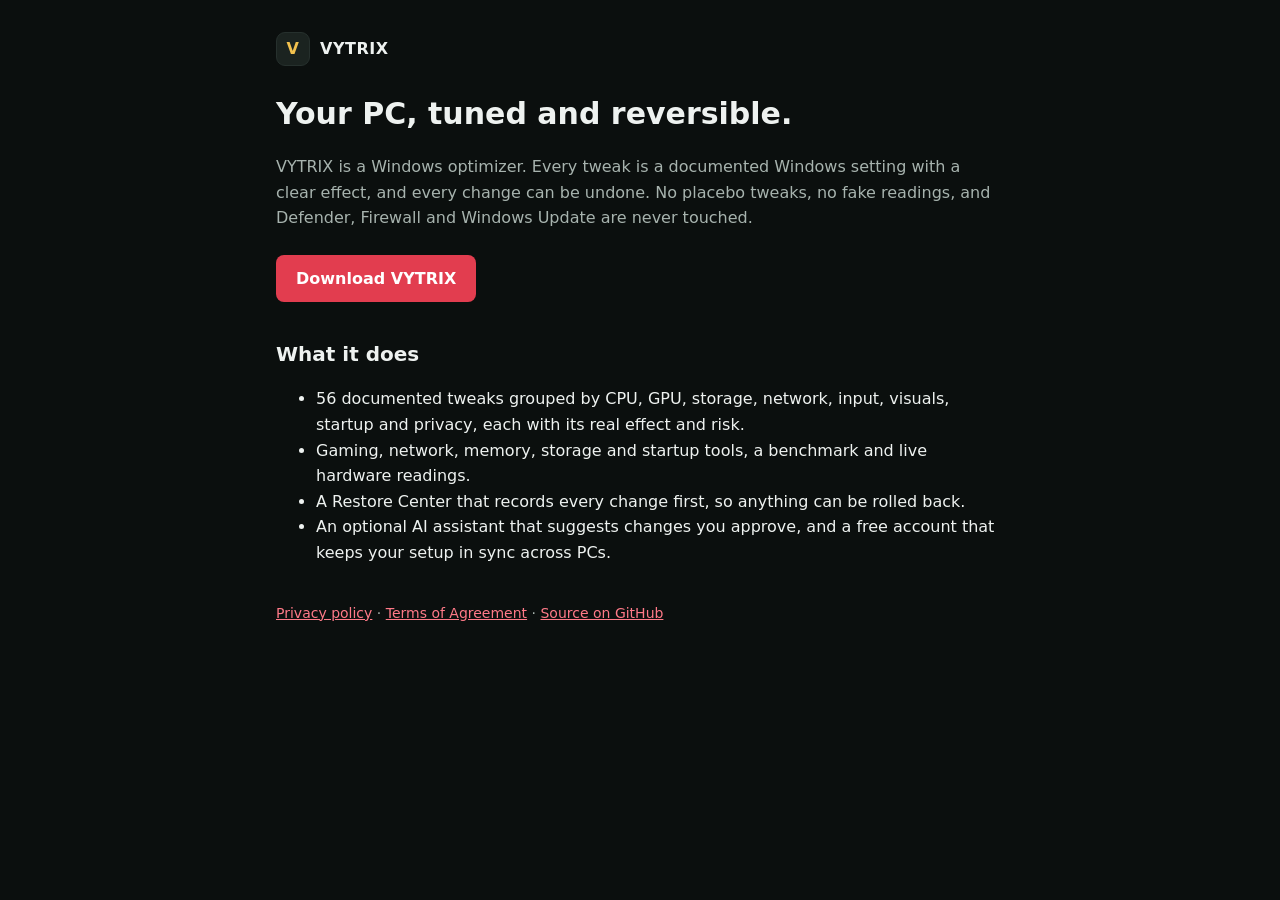
<file: docs/index.html>
<!doctype html>
<html lang="en">
<head>
<meta charset="utf-8">
<meta name="viewport" content="width=device-width, initial-scale=1">
<title>VYTRIX</title>
<meta name="description" content="VYTRIX is a Windows optimizer with documented, reversible tweaks.">
<link rel="stylesheet" href="site.css">
</head>
<body>
<main class="page">
  <span class="brand"><span class="mark">V</span>VYTRIX</span>
  <h1>Your PC, tuned and reversible.</h1>
  <p class="dim">VYTRIX is a Windows optimizer. Every tweak is a documented Windows setting with a clear effect, and every change can be undone. No placebo tweaks, no fake readings, and Defender, Firewall and Windows Update are never touched.</p>
  <a class="button" href="https://github.com/adamunlie-lab/VYTRIX/releases/latest">Download VYTRIX</a>
  <h2>What it does</h2>
  <ul>
    <li>56 documented tweaks grouped by CPU, GPU, storage, network, input, visuals, startup and privacy, each with its real effect and risk.</li>
    <li>Gaming, network, memory, storage and startup tools, a benchmark and live hardware readings.</li>
    <li>A Restore Center that records every change first, so anything can be rolled back.</li>
    <li>An optional AI assistant that suggests changes you approve, and a free account that keeps your setup in sync across PCs.</li>
  </ul>
  <p class="foot"><a href="privacy/">Privacy policy</a> · <a href="terms/">Terms of Agreement</a> · <a href="https://github.com/adamunlie-lab/VYTRIX">Source on GitHub</a></p>
</main>
</body>
</html>
</file>
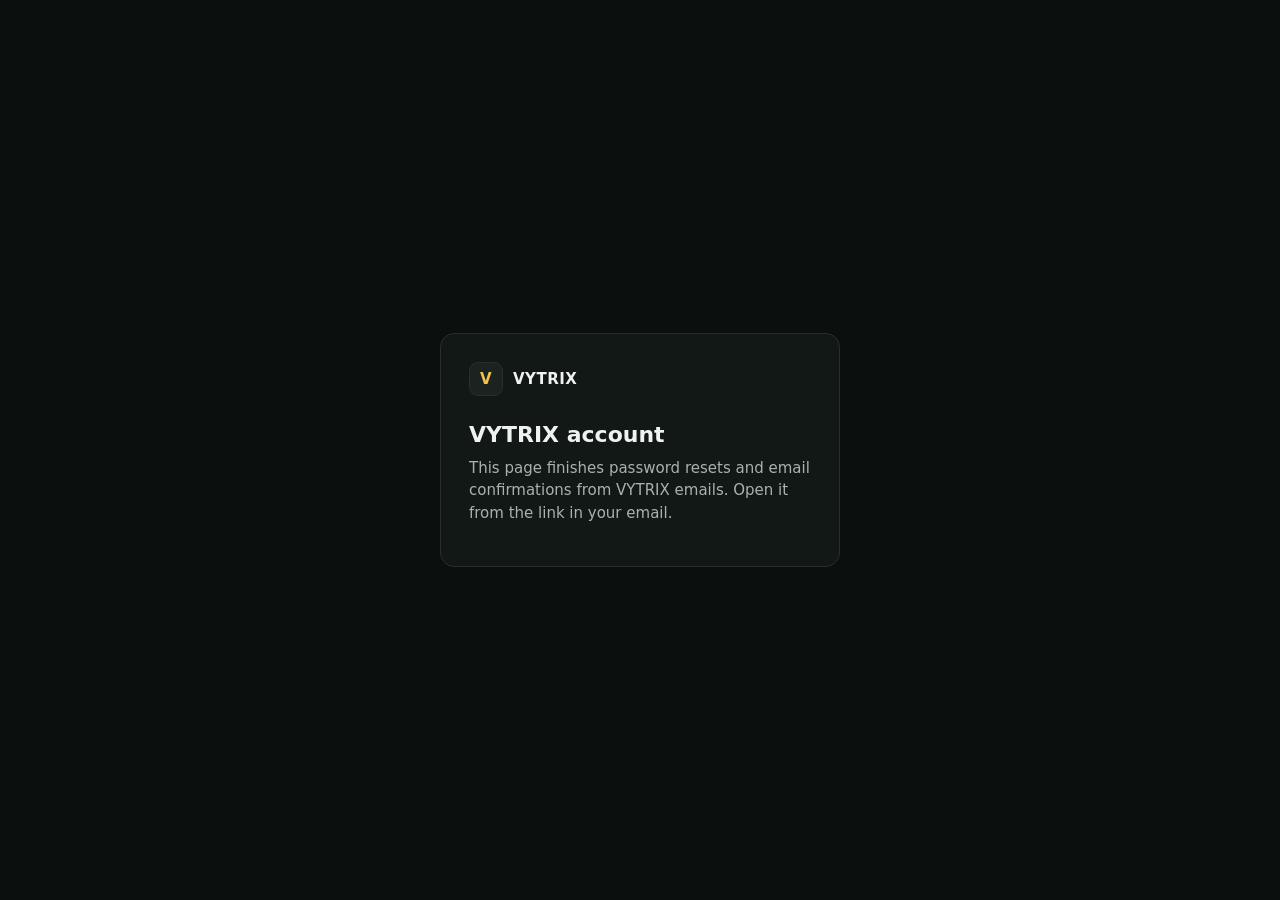
<file: docs/account/index.html>
<!doctype html>
<html lang="en">
<head>
<meta charset="utf-8">
<meta name="viewport" content="width=device-width, initial-scale=1">
<meta name="referrer" content="no-referrer">
<meta name="robots" content="noindex">
<title>VYTRIX account</title>
<style>
  :root { --bg:#0b0f0e; --card:#121816; --line:#26302d; --text:#eef2f0; --dim:#a7b3ae; --accent:#e23d4f; --good:#3fbf7f; --bad:#ff6b6b; }
  * { box-sizing: border-box; }
  body { margin:0; min-height:100vh; display:flex; align-items:center; justify-content:center; padding:16px;
         background:var(--bg); color:var(--text); font:15px/1.5 "Segoe UI", system-ui, sans-serif; }
  .card { width:100%; max-width:400px; background:var(--card); border:1px solid var(--line); border-radius:14px; padding:28px; }
  .brand { display:flex; align-items:center; gap:10px; margin-bottom:22px; font-weight:600; letter-spacing:.5px; }
  .mark { width:34px; height:34px; border-radius:9px; background:#1b2320; border:1px solid var(--line); display:grid; place-items:center; color:#f2c14e; font-weight:700; }
  h1 { font-size:22px; margin:0 0 6px; }
  p { color:var(--dim); margin:0 0 14px; }
  label { display:block; font-size:13px; color:var(--dim); margin:14px 0 6px; }
  input { width:100%; height:40px; border-radius:8px; border:1px solid var(--line); background:#0e1312; color:var(--text); padding:0 12px; font-size:15px; }
  input:focus { outline:2px solid var(--accent); outline-offset:-1px; }
  button { width:100%; height:42px; margin-top:18px; border:0; border-radius:8px; background:var(--accent); color:#fff; font-size:15px; font-weight:600; cursor:pointer; }
  button:disabled { opacity:.6; cursor:default; }
  .msg { margin-top:14px; padding:10px 12px; border-radius:8px; font-size:14px; display:none; }
  .msg.bad { display:block; background:#3a1a1d; color:#ffd2d2; }
  .msg.good { display:block; background:#163325; color:#c9f5dc; }
  .hidden { display:none; }
</style>
</head>
<body>
<main class="card">
  <div class="brand"><div class="mark">V</div>VYTRIX</div>

  <section id="reset" class="hidden">
    <h1>Choose a new password</h1>
    <p>Pick a new password for your VYTRIX account, then sign in with it in VYTRIX.</p>
    <form id="form" autocomplete="off">
      <label for="pw">New password (at least 8 characters)</label>
      <input id="pw" type="password" autocomplete="new-password" minlength="8" required>
      <label for="pw2">Confirm new password</label>
      <input id="pw2" type="password" autocomplete="new-password" minlength="8" required>
      <button id="save" type="submit">Save new password</button>
    </form>
    <div id="msg" class="msg"></div>
  </section>

  <section id="done" class="hidden">
    <h1>Password changed</h1>
    <p>Go back to VYTRIX and sign in with your new password. You can close this page.</p>
  </section>

  <section id="confirmed" class="hidden">
    <h1>Email confirmed</h1>
    <p>Your VYTRIX account is ready. Go back to VYTRIX and sign in. You can close this page.</p>
  </section>

  <section id="problem" class="hidden">
    <h1>This link didn't work</h1>
    <p id="problemText">The link has expired or was already used.</p>
    <p>In VYTRIX, click <b>Forgot password?</b> (or <b>Send the email again</b>) to get a new one. Links work once and expire after an hour.</p>
  </section>

  <section id="idle" class="hidden">
    <h1>VYTRIX account</h1>
    <p>This page finishes password resets and email confirmations from VYTRIX emails. Open it from the link in your email.</p>
  </section>
</main>
<script>
(() => {
  // The account server and its public ("publishable") key. Row Level Security protects all data.
  const SUPABASE = "https://inlogccnzhtxxasmcjiq.supabase.co";
  const KEY = "sb_publishable_1AkeH7Y86c1Bdj4OXIDBjQ_bwPnnr5z";

  const show = id => { for (const s of document.querySelectorAll("section")) s.classList.toggle("hidden", s.id !== id); };
  const hash = new URLSearchParams(location.hash.slice(1));
  const query = new URLSearchParams(location.search);
  // Keep the one-time sign-in out of the address bar and history.
  if (location.hash || location.search) history.replaceState(null, "", location.pathname);

  const error = hash.get("error_description") || query.get("error_description");
  const type = hash.get("type");
  const token = hash.get("access_token");

  if (error) { document.getElementById("problemText").textContent = error.replace(/\+/g, " ") + "."; show("problem"); return; }
  if (token && type === "recovery") show("reset");
  else if (token || type === "signup") { show("confirmed"); if (token) signOut(token); }
  else { show("idle"); return; }

  const msg = document.getElementById("msg");
  const say = (text, kind) => { msg.textContent = text; msg.className = "msg " + kind; };

  async function signOut(t) {
    // The link signed this browser in; sign that session out so only VYTRIX stays signed in.
    try { await fetch(SUPABASE + "/auth/v1/logout?scope=local", { method: "POST", headers: { apikey: KEY, Authorization: "Bearer " + t } }); } catch (_) {}
  }

  document.getElementById("form").addEventListener("submit", async e => {
    e.preventDefault();
    const pw = document.getElementById("pw").value, pw2 = document.getElementById("pw2").value;
    if (pw.length < 8) return say("Use a password of at least 8 characters.", "bad");
    if (pw !== pw2) return say("The passwords don't match.", "bad");
    const btn = document.getElementById("save");
    btn.disabled = true; btn.textContent = "Saving…";
    try {
      const r = await fetch(SUPABASE + "/auth/v1/user", {
        method: "PUT",
        headers: { apikey: KEY, Authorization: "Bearer " + token, "Content-Type": "application/json" },
        body: JSON.stringify({ password: pw }),
      });
      if (r.ok) { await signOut(token); show("done"); return; }
      const body = await r.json().catch(() => ({}));
      const text = body.msg || body.error_description || body.message || "";
      if (/different/i.test(text)) say("Choose a password that's different from your old one.", "bad");
      else if (r.status === 401 || r.status === 403) { document.getElementById("problemText").textContent = "This reset link has expired."; show("problem"); }
      else say(text || "Couldn't save the password. Try again.", "bad");
    } catch (_) {
      say("Couldn't reach the account server. Check your internet connection and try again.", "bad");
    } finally { btn.disabled = false; btn.textContent = "Save new password"; }
  });
})();
</script>
</body>
</html>
</file>
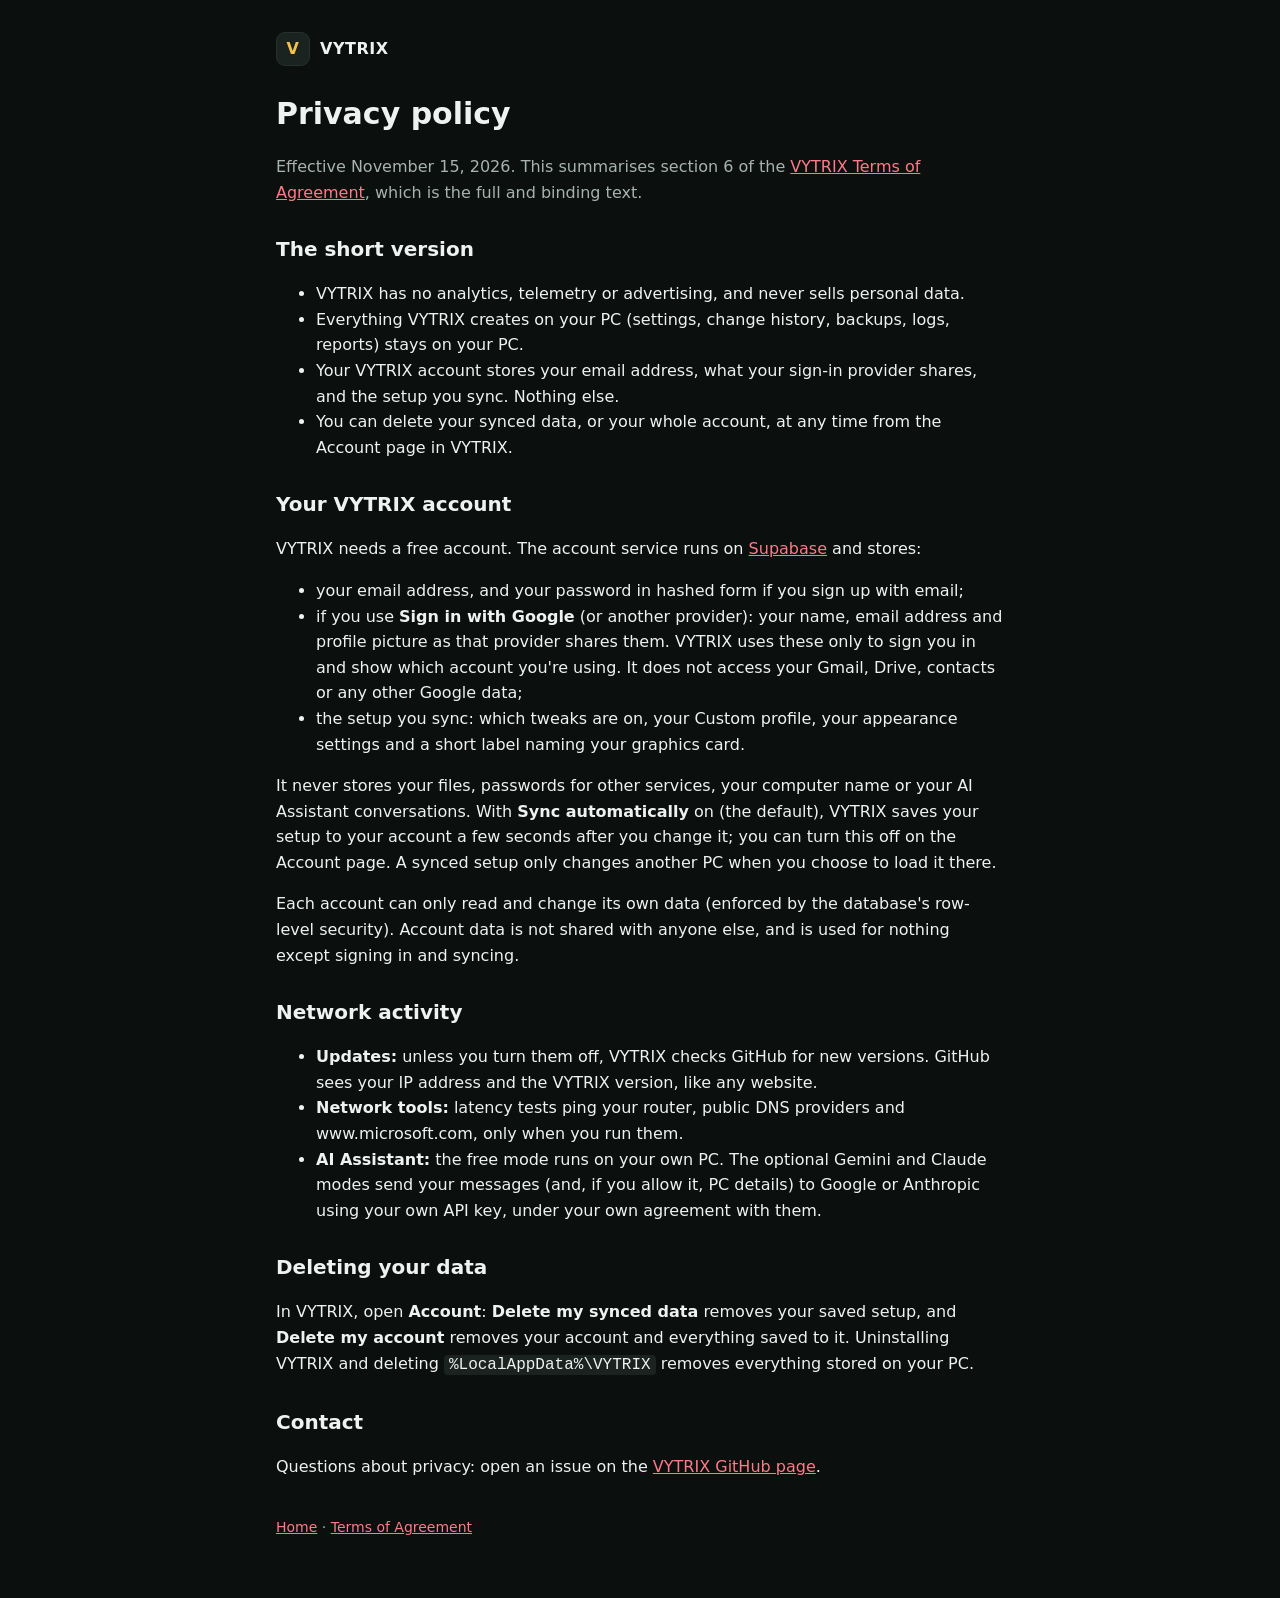
<file: docs/privacy/index.html>
<!doctype html>
<html lang="en">
<head>
<meta charset="utf-8">
<meta name="viewport" content="width=device-width, initial-scale=1">
<title>VYTRIX privacy policy</title>
<link rel="stylesheet" href="../site.css">
</head>
<body>
<main class="page">
  <a class="brand" href="../"><span class="mark">V</span>VYTRIX</a>
  <h1>Privacy policy</h1>
  <p class="dim">Effective November 15, 2026. This summarises section 6 of the <a href="../terms/">VYTRIX Terms of Agreement</a>, which is the full and binding text.</p>

  <h2>The short version</h2>
  <ul>
    <li>VYTRIX has no analytics, telemetry or advertising, and never sells personal data.</li>
    <li>Everything VYTRIX creates on your PC (settings, change history, backups, logs, reports) stays on your PC.</li>
    <li>Your VYTRIX account stores your email address, what your sign-in provider shares, and the setup you sync. Nothing else.</li>
    <li>You can delete your synced data, or your whole account, at any time from the Account page in VYTRIX.</li>
  </ul>

  <h2>Your VYTRIX account</h2>
  <p>VYTRIX needs a free account. The account service runs on <a href="https://supabase.com">Supabase</a> and stores:</p>
  <ul>
    <li>your email address, and your password in hashed form if you sign up with email;</li>
    <li>if you use <b>Sign in with Google</b> (or another provider): your name, email address and profile picture as that provider shares them. VYTRIX uses these only to sign you in and show which account you're using. It does not access your Gmail, Drive, contacts or any other Google data;</li>
    <li>the setup you sync: which tweaks are on, your Custom profile, your appearance settings and a short label naming your graphics card.</li>
  </ul>
  <p>It never stores your files, passwords for other services, your computer name or your AI Assistant conversations. With <b>Sync automatically</b> on (the default), VYTRIX saves your setup to your account a few seconds after you change it; you can turn this off on the Account page. A synced setup only changes another PC when you choose to load it there.</p>
  <p>Each account can only read and change its own data (enforced by the database's row-level security). Account data is not shared with anyone else, and is used for nothing except signing in and syncing.</p>

  <h2>Network activity</h2>
  <ul>
    <li><b>Updates:</b> unless you turn them off, VYTRIX checks GitHub for new versions. GitHub sees your IP address and the VYTRIX version, like any website.</li>
    <li><b>Network tools:</b> latency tests ping your router, public DNS providers and www.microsoft.com, only when you run them.</li>
    <li><b>AI Assistant:</b> the free mode runs on your own PC. The optional Gemini and Claude modes send your messages (and, if you allow it, PC details) to Google or Anthropic using your own API key, under your own agreement with them.</li>
  </ul>

  <h2>Deleting your data</h2>
  <p>In VYTRIX, open <b>Account</b>: <b>Delete my synced data</b> removes your saved setup, and <b>Delete my account</b> removes your account and everything saved to it. Uninstalling VYTRIX and deleting <code>%LocalAppData%\VYTRIX</code> removes everything stored on your PC.</p>

  <h2>Contact</h2>
  <p>Questions about privacy: open an issue on the <a href="https://github.com/adamunlie-lab/VYTRIX/issues">VYTRIX GitHub page</a>.</p>

  <p class="foot"><a href="../">Home</a> · <a href="../terms/">Terms of Agreement</a></p>
</main>
</body>
</html>
</file>
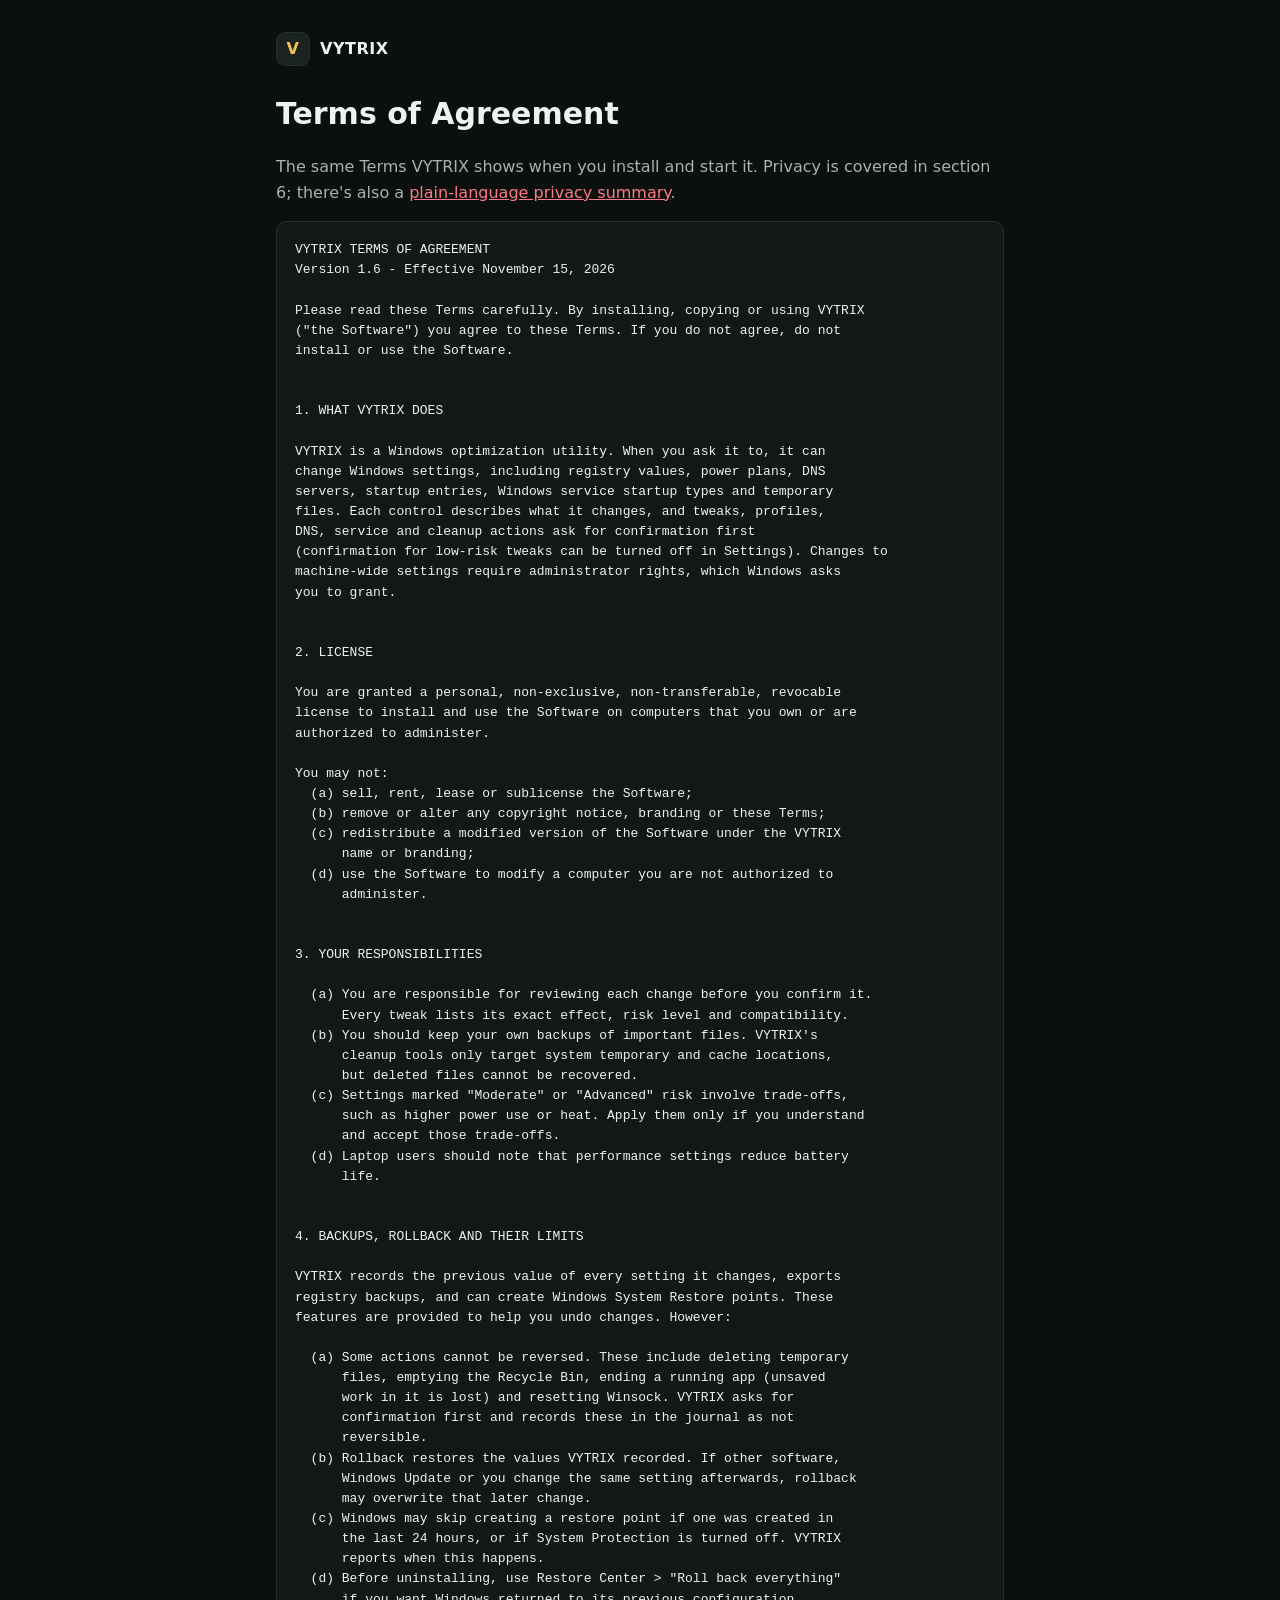
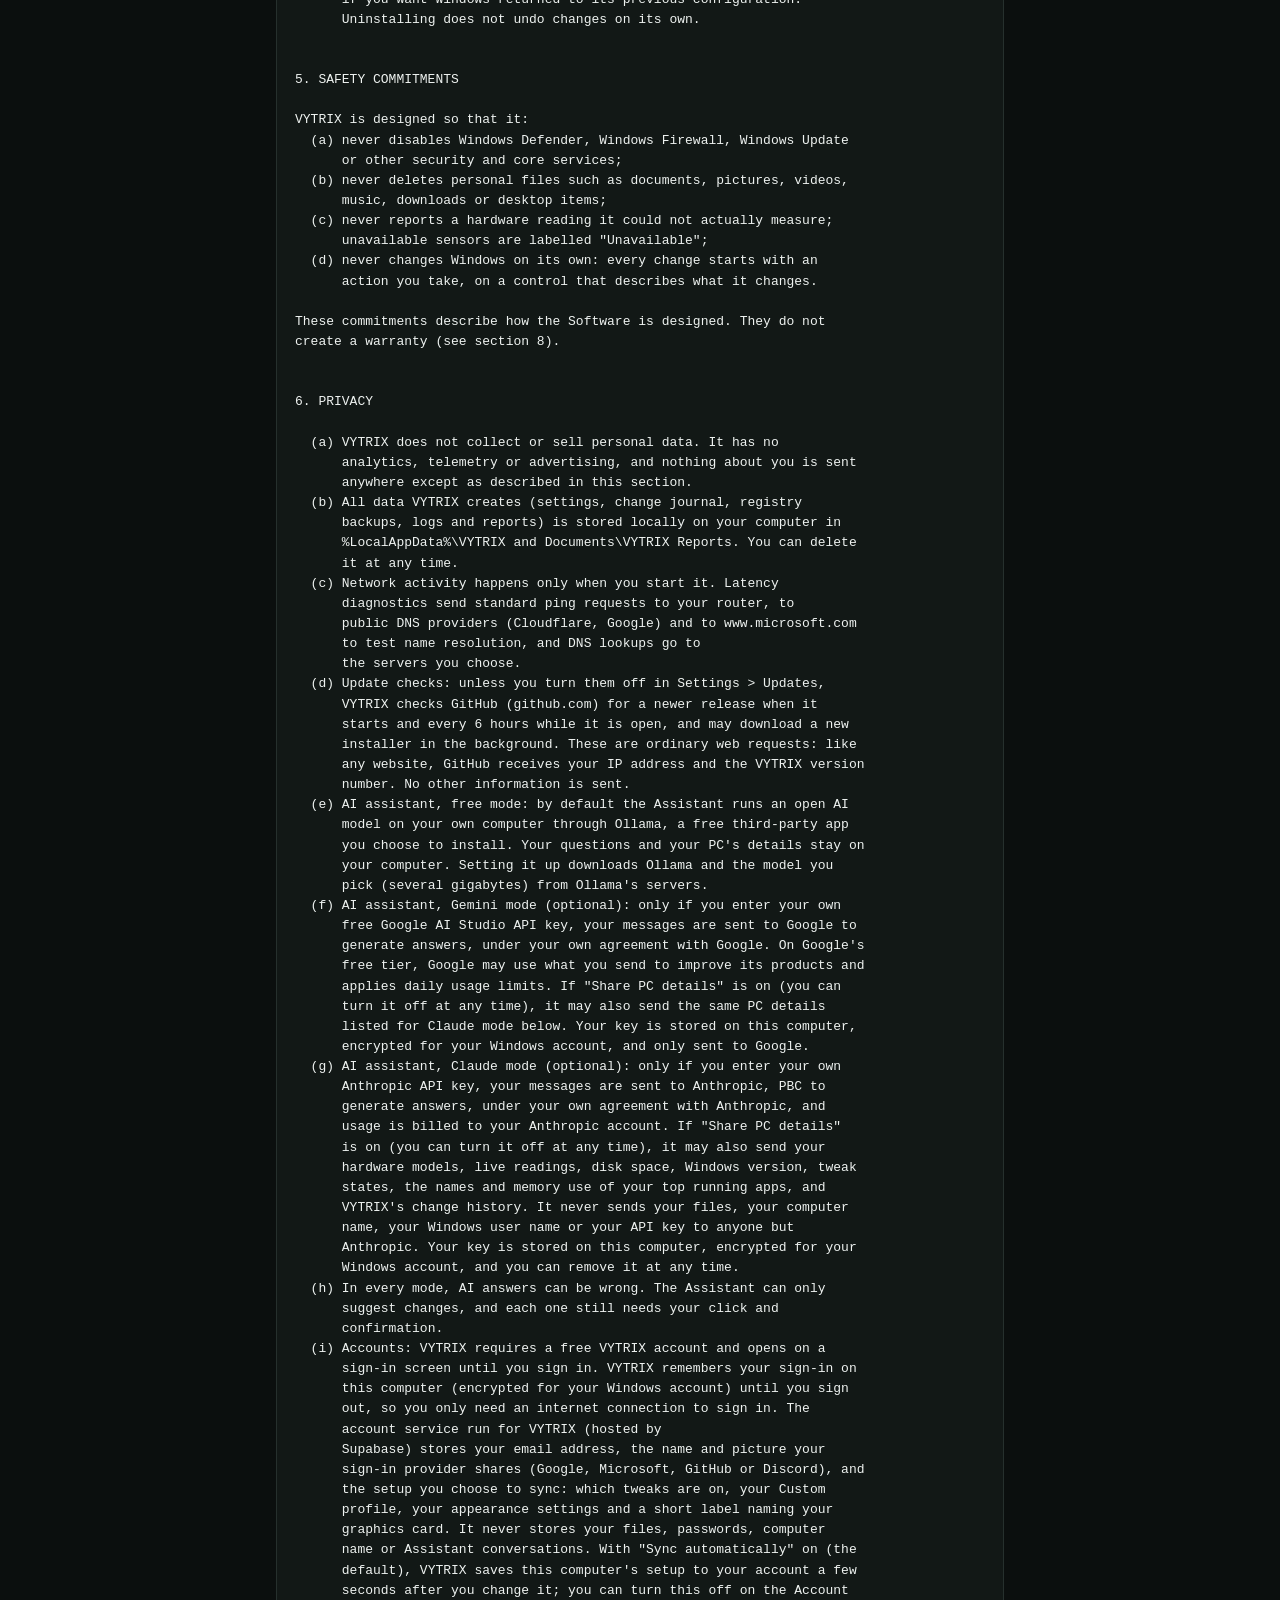
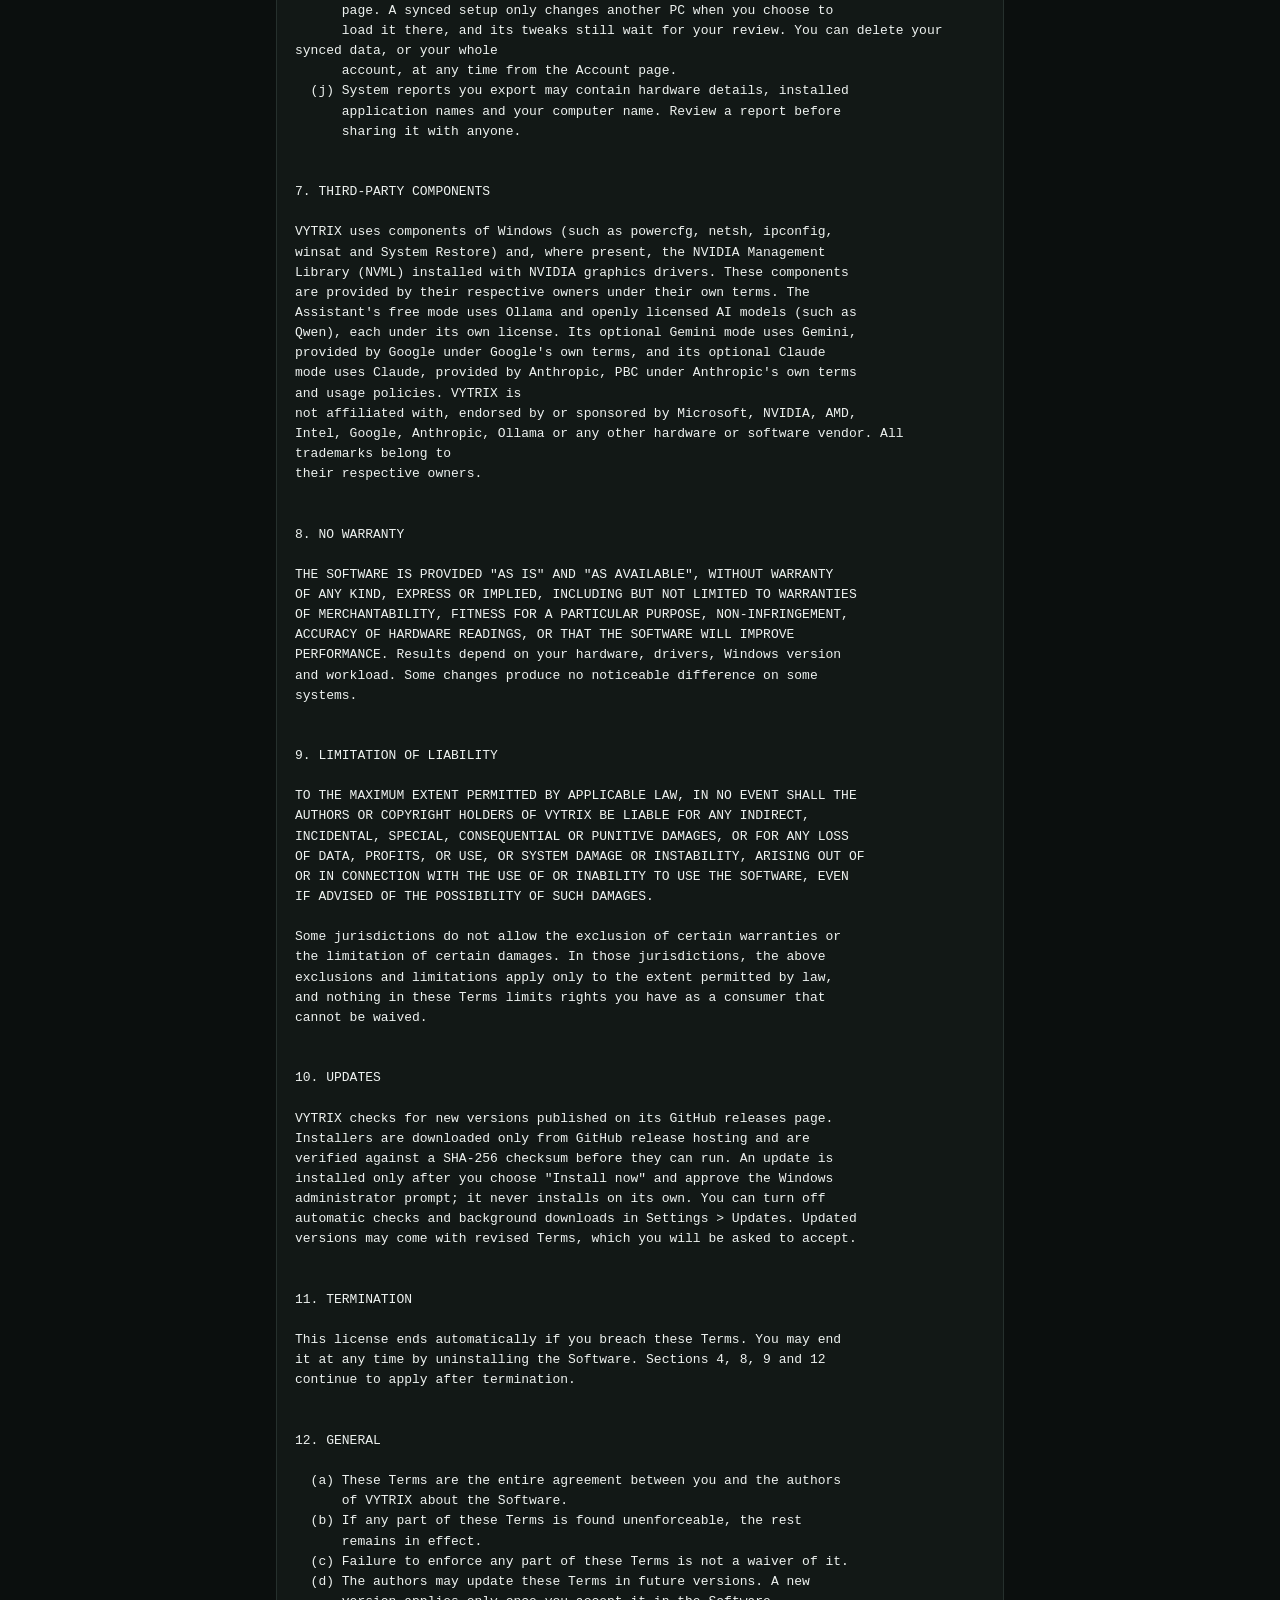
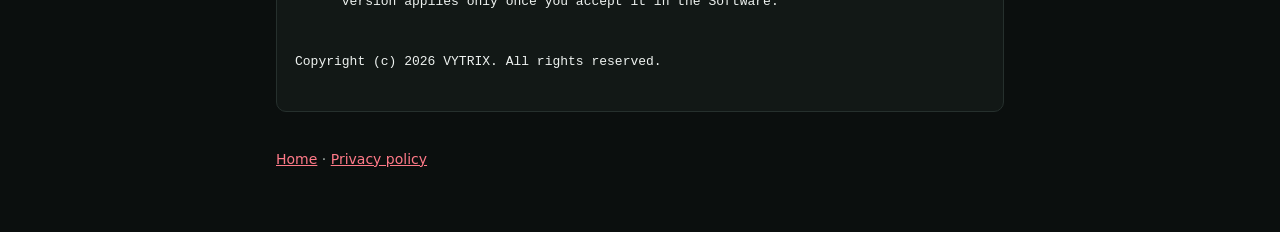
<file: docs/terms/index.html>
<!doctype html>
<html lang="en">
<head>
<meta charset="utf-8">
<meta name="viewport" content="width=device-width, initial-scale=1">
<title>VYTRIX Terms of Agreement</title>
<link rel="stylesheet" href="../site.css">
</head>
<body>
<main class="page">
  <a class="brand" href="../"><span class="mark">V</span>VYTRIX</a>
  <h1>Terms of Agreement</h1>
  <p class="dim">The same Terms VYTRIX shows when you install and start it. Privacy is covered in section 6; there's also a <a href="../privacy/">plain-language privacy summary</a>.</p>
<pre>
VYTRIX TERMS OF AGREEMENT
Version 1.6 - Effective November 15, 2026

Please read these Terms carefully. By installing, copying or using VYTRIX
("the Software") you agree to these Terms. If you do not agree, do not
install or use the Software.


1. WHAT VYTRIX DOES

VYTRIX is a Windows optimization utility. When you ask it to, it can
change Windows settings, including registry values, power plans, DNS
servers, startup entries, Windows service startup types and temporary
files. Each control describes what it changes, and tweaks, profiles,
DNS, service and cleanup actions ask for confirmation first
(confirmation for low-risk tweaks can be turned off in Settings). Changes to
machine-wide settings require administrator rights, which Windows asks
you to grant.


2. LICENSE

You are granted a personal, non-exclusive, non-transferable, revocable
license to install and use the Software on computers that you own or are
authorized to administer.

You may not:
  (a) sell, rent, lease or sublicense the Software;
  (b) remove or alter any copyright notice, branding or these Terms;
  (c) redistribute a modified version of the Software under the VYTRIX
      name or branding;
  (d) use the Software to modify a computer you are not authorized to
      administer.


3. YOUR RESPONSIBILITIES

  (a) You are responsible for reviewing each change before you confirm it.
      Every tweak lists its exact effect, risk level and compatibility.
  (b) You should keep your own backups of important files. VYTRIX's
      cleanup tools only target system temporary and cache locations,
      but deleted files cannot be recovered.
  (c) Settings marked "Moderate" or "Advanced" risk involve trade-offs,
      such as higher power use or heat. Apply them only if you understand
      and accept those trade-offs.
  (d) Laptop users should note that performance settings reduce battery
      life.


4. BACKUPS, ROLLBACK AND THEIR LIMITS

VYTRIX records the previous value of every setting it changes, exports
registry backups, and can create Windows System Restore points. These
features are provided to help you undo changes. However:

  (a) Some actions cannot be reversed. These include deleting temporary
      files, emptying the Recycle Bin, ending a running app (unsaved
      work in it is lost) and resetting Winsock. VYTRIX asks for
      confirmation first and records these in the journal as not
      reversible.
  (b) Rollback restores the values VYTRIX recorded. If other software,
      Windows Update or you change the same setting afterwards, rollback
      may overwrite that later change.
  (c) Windows may skip creating a restore point if one was created in
      the last 24 hours, or if System Protection is turned off. VYTRIX
      reports when this happens.
  (d) Before uninstalling, use Restore Center &gt; "Roll back everything"
      if you want Windows returned to its previous configuration.
      Uninstalling does not undo changes on its own.


5. SAFETY COMMITMENTS

VYTRIX is designed so that it:
  (a) never disables Windows Defender, Windows Firewall, Windows Update
      or other security and core services;
  (b) never deletes personal files such as documents, pictures, videos,
      music, downloads or desktop items;
  (c) never reports a hardware reading it could not actually measure;
      unavailable sensors are labelled "Unavailable";
  (d) never changes Windows on its own: every change starts with an
      action you take, on a control that describes what it changes.

These commitments describe how the Software is designed. They do not
create a warranty (see section 8).


6. PRIVACY

  (a) VYTRIX does not collect or sell personal data. It has no
      analytics, telemetry or advertising, and nothing about you is sent
      anywhere except as described in this section.
  (b) All data VYTRIX creates (settings, change journal, registry
      backups, logs and reports) is stored locally on your computer in
      %LocalAppData%\VYTRIX and Documents\VYTRIX Reports. You can delete
      it at any time.
  (c) Network activity happens only when you start it. Latency
      diagnostics send standard ping requests to your router, to
      public DNS providers (Cloudflare, Google) and to www.microsoft.com
      to test name resolution, and DNS lookups go to
      the servers you choose.
  (d) Update checks: unless you turn them off in Settings &gt; Updates,
      VYTRIX checks GitHub (github.com) for a newer release when it
      starts and every 6 hours while it is open, and may download a new
      installer in the background. These are ordinary web requests: like
      any website, GitHub receives your IP address and the VYTRIX version
      number. No other information is sent.
  (e) AI assistant, free mode: by default the Assistant runs an open AI
      model on your own computer through Ollama, a free third-party app
      you choose to install. Your questions and your PC's details stay on
      your computer. Setting it up downloads Ollama and the model you
      pick (several gigabytes) from Ollama's servers.
  (f) AI assistant, Gemini mode (optional): only if you enter your own
      free Google AI Studio API key, your messages are sent to Google to
      generate answers, under your own agreement with Google. On Google's
      free tier, Google may use what you send to improve its products and
      applies daily usage limits. If "Share PC details" is on (you can
      turn it off at any time), it may also send the same PC details
      listed for Claude mode below. Your key is stored on this computer,
      encrypted for your Windows account, and only sent to Google.
  (g) AI assistant, Claude mode (optional): only if you enter your own
      Anthropic API key, your messages are sent to Anthropic, PBC to
      generate answers, under your own agreement with Anthropic, and
      usage is billed to your Anthropic account. If "Share PC details"
      is on (you can turn it off at any time), it may also send your
      hardware models, live readings, disk space, Windows version, tweak
      states, the names and memory use of your top running apps, and
      VYTRIX's change history. It never sends your files, your computer
      name, your Windows user name or your API key to anyone but
      Anthropic. Your key is stored on this computer, encrypted for your
      Windows account, and you can remove it at any time.
  (h) In every mode, AI answers can be wrong. The Assistant can only
      suggest changes, and each one still needs your click and
      confirmation.
  (i) Accounts: VYTRIX requires a free VYTRIX account and opens on a
      sign-in screen until you sign in. VYTRIX remembers your sign-in on
      this computer (encrypted for your Windows account) until you sign
      out, so you only need an internet connection to sign in. The
      account service run for VYTRIX (hosted by
      Supabase) stores your email address, the name and picture your
      sign-in provider shares (Google, Microsoft, GitHub or Discord), and
      the setup you choose to sync: which tweaks are on, your Custom
      profile, your appearance settings and a short label naming your
      graphics card. It never stores your files, passwords, computer
      name or Assistant conversations. With "Sync automatically" on (the
      default), VYTRIX saves this computer's setup to your account a few
      seconds after you change it; you can turn this off on the Account
      page. A synced setup only changes another PC when you choose to
      load it there, and its tweaks still wait for your review. You can delete your synced data, or your whole
      account, at any time from the Account page.
  (j) System reports you export may contain hardware details, installed
      application names and your computer name. Review a report before
      sharing it with anyone.


7. THIRD-PARTY COMPONENTS

VYTRIX uses components of Windows (such as powercfg, netsh, ipconfig,
winsat and System Restore) and, where present, the NVIDIA Management
Library (NVML) installed with NVIDIA graphics drivers. These components
are provided by their respective owners under their own terms. The
Assistant's free mode uses Ollama and openly licensed AI models (such as
Qwen), each under its own license. Its optional Gemini mode uses Gemini,
provided by Google under Google's own terms, and its optional Claude
mode uses Claude, provided by Anthropic, PBC under Anthropic's own terms
and usage policies. VYTRIX is
not affiliated with, endorsed by or sponsored by Microsoft, NVIDIA, AMD,
Intel, Google, Anthropic, Ollama or any other hardware or software vendor. All trademarks belong to
their respective owners.


8. NO WARRANTY

THE SOFTWARE IS PROVIDED "AS IS" AND "AS AVAILABLE", WITHOUT WARRANTY
OF ANY KIND, EXPRESS OR IMPLIED, INCLUDING BUT NOT LIMITED TO WARRANTIES
OF MERCHANTABILITY, FITNESS FOR A PARTICULAR PURPOSE, NON-INFRINGEMENT,
ACCURACY OF HARDWARE READINGS, OR THAT THE SOFTWARE WILL IMPROVE
PERFORMANCE. Results depend on your hardware, drivers, Windows version
and workload. Some changes produce no noticeable difference on some
systems.


9. LIMITATION OF LIABILITY

TO THE MAXIMUM EXTENT PERMITTED BY APPLICABLE LAW, IN NO EVENT SHALL THE
AUTHORS OR COPYRIGHT HOLDERS OF VYTRIX BE LIABLE FOR ANY INDIRECT,
INCIDENTAL, SPECIAL, CONSEQUENTIAL OR PUNITIVE DAMAGES, OR FOR ANY LOSS
OF DATA, PROFITS, OR USE, OR SYSTEM DAMAGE OR INSTABILITY, ARISING OUT OF
OR IN CONNECTION WITH THE USE OF OR INABILITY TO USE THE SOFTWARE, EVEN
IF ADVISED OF THE POSSIBILITY OF SUCH DAMAGES.

Some jurisdictions do not allow the exclusion of certain warranties or
the limitation of certain damages. In those jurisdictions, the above
exclusions and limitations apply only to the extent permitted by law,
and nothing in these Terms limits rights you have as a consumer that
cannot be waived.


10. UPDATES

VYTRIX checks for new versions published on its GitHub releases page.
Installers are downloaded only from GitHub release hosting and are
verified against a SHA-256 checksum before they can run. An update is
installed only after you choose "Install now" and approve the Windows
administrator prompt; it never installs on its own. You can turn off
automatic checks and background downloads in Settings &gt; Updates. Updated
versions may come with revised Terms, which you will be asked to accept.


11. TERMINATION

This license ends automatically if you breach these Terms. You may end
it at any time by uninstalling the Software. Sections 4, 8, 9 and 12
continue to apply after termination.


12. GENERAL

  (a) These Terms are the entire agreement between you and the authors
      of VYTRIX about the Software.
  (b) If any part of these Terms is found unenforceable, the rest
      remains in effect.
  (c) Failure to enforce any part of these Terms is not a waiver of it.
  (d) The authors may update these Terms in future versions. A new
      version applies only once you accept it in the Software.


Copyright (c) 2026 VYTRIX. All rights reserved.

</pre>
  <p class="foot"><a href="../">Home</a> &middot; <a href="../privacy/">Privacy policy</a></p>
</main>
</body>
</html>
</file>
<file: docs/site.css>
:root { --bg:#0b0f0e; --card:#121816; --line:#26302d; --text:#eef2f0; --dim:#a7b3ae; --accent:#e23d4f; }
* { box-sizing: border-box; }
body { margin:0; background:var(--bg); color:var(--text); font:16px/1.6 "Segoe UI", system-ui, sans-serif; }
.page { max-width:760px; margin:0 auto; padding:32px 16px 48px; }
.brand { display:inline-flex; align-items:center; gap:10px; font-weight:600; letter-spacing:.5px; color:var(--text); text-decoration:none; margin-bottom:24px; }
.mark { width:34px; height:34px; border-radius:9px; background:#1b2320; border:1px solid var(--line); display:grid; place-items:center; color:#f2c14e; font-weight:700; }
h1 { font-size:30px; margin:0 0 8px; }
h2 { font-size:20px; margin:28px 0 8px; }
p, li { color:var(--text); }
.dim { color:var(--dim); }
a { color:#ff7a88; }
code { background:#1b2320; padding:1px 5px; border-radius:4px; }
pre { white-space:pre-wrap; background:var(--card); border:1px solid var(--line); border-radius:10px; padding:18px; font:13px/1.55 Consolas, "Cascadia Mono", monospace; color:var(--text); overflow-wrap:anywhere; }
.button { display:inline-block; background:var(--accent); color:#fff; text-decoration:none; font-weight:600; padding:11px 20px; border-radius:8px; margin:8px 0; }
.foot { margin-top:36px; color:var(--dim); font-size:14px; }
</file>
